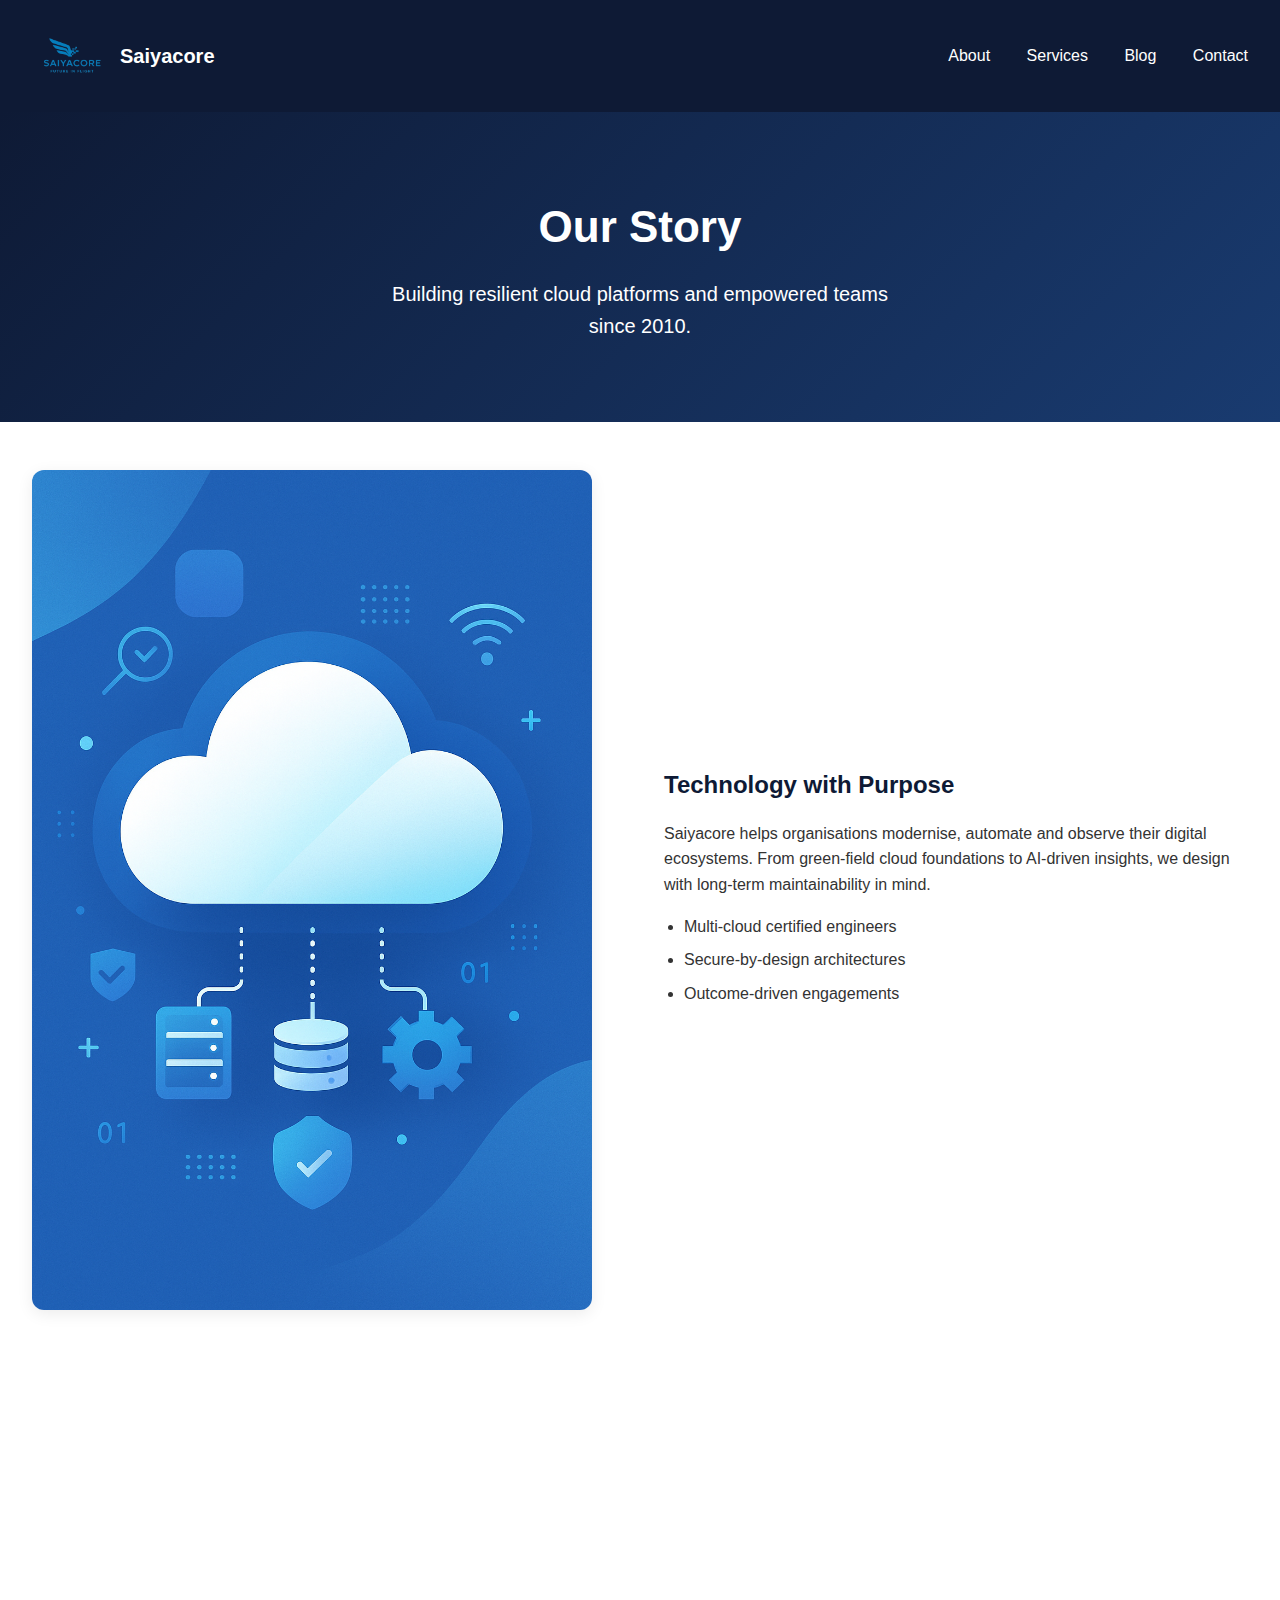
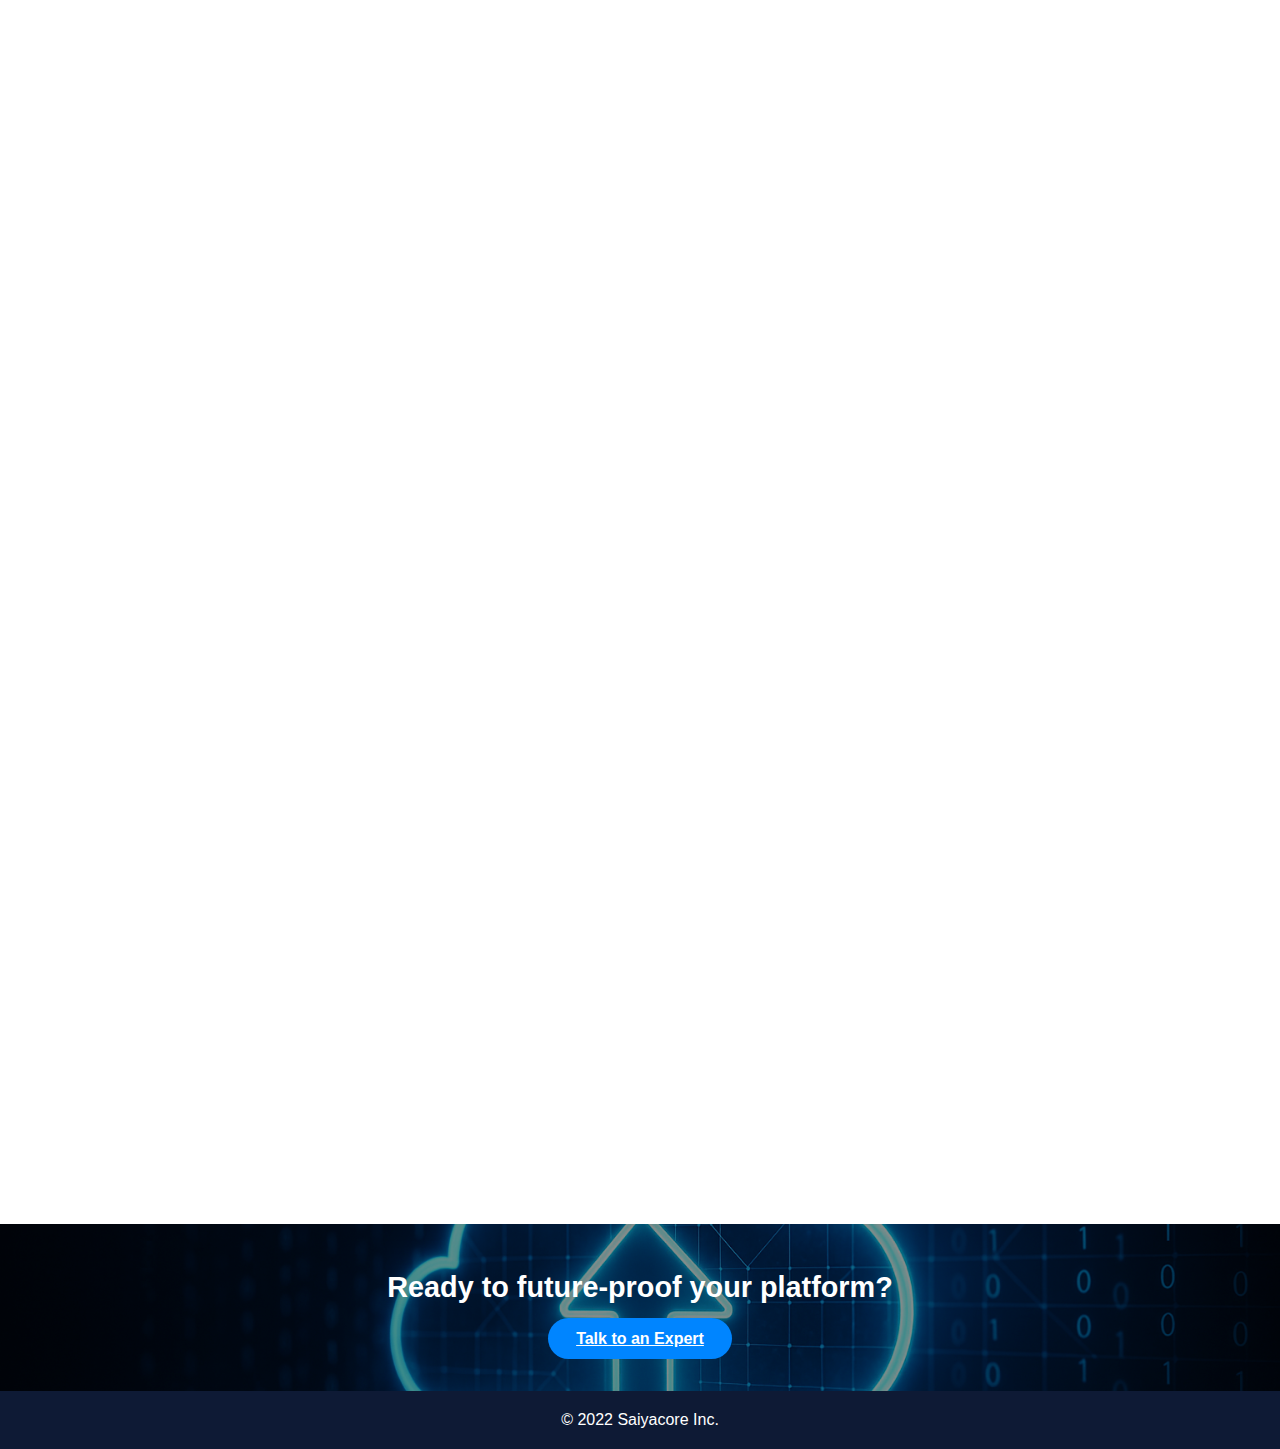
<file: about.html>
<!DOCTYPE html>
<html lang="en">
<head>
  <meta charset="UTF-8" />
  <meta name="viewport" content="width=device-width, initial-scale=1.0" />
  <title>About Us – Saiyacore</title>
  <link rel="stylesheet" href="style.css" />
</head>
<body>
  <header class="site-header"><a href="index.html" class="brand"><img src="logo.png" alt="Saiyacore" /><span>Saiyacore</span></a>
    <!-- ① Hamburger button -->
  <button class="menu-btn" aria-label="Open menu">
    <span></span><span></span><span></span>
  </button>

  <!-- ② Nav links (unchanged list) -->
  <nav class="main-nav">
    <a href="about.html">About</a>
    <a href="services.html">Services</a>
    <a href="blog.html">Blog</a>
    <a href="contact.html">Contact</a>
  </nav>
  </header>

  <section class="page-hero about-hero"><div class="hero-inner"><h1>Our Story</h1><p>Building resilient cloud platforms and empowered teams since 2010.</p></div></section>

  <section class="alt-block fade-up"><div class="alt-img"><img src="cloud.png" alt="Cloud transformation" loading="lazy" /></div><div class="alt-text"><h2>Technology with Purpose</h2><p>Saiyacore helps organisations modernise, automate and observe their digital ecosystems. From green‑field cloud foundations to AI‑driven insights, we design with long‑term maintainability in mind.</p><ul class="check-list"><li>Multi‑cloud certified engineers</li><li>Secure‑by‑design architectures</li><li>Outcome‑driven engagements</li></ul></div></section>

  <section class="alt-block reverse fade-up"><div class="alt-img"><img src="teamwork.png" alt="Collaborative team" loading="lazy" /></div><div class="alt-text"><h2>People at the Core</h2><p>Great outcomes require great relationships. We invest in our consultants’ growth and align their passions with your mission to create lasting value.</p><ul class="check-list"><li>92 % consultant retention</li><li>Continuous skilling programmes</li><li>Transparent communication</li></ul></div></section>

  <section class="values-section fade-up"><h2>Our Values</h2><div class="values-grid"><div class="value-card"><img src="integrity.png" alt="Integrity" /><h3>Integrity</h3><p>We act with honesty, responsibility and sustainability in every decision.</p></div><div class="value-card"><img src="automation.png" alt="Innovation" /><h3>Innovation</h3><p>Curiosity fuels our ability to deliver forward‑thinking solutions.</p></div><div class="value-card"><img src="cloud.png" alt="Excellence" /><h3>Excellence</h3><p>We set the bar high and hold ourselves accountable to measurable outcomes.</p></div></div></section>

  <section class="cta-strip alt"><h2>Ready to future‑proof your platform?</h2><a href="contact.html" class="btn-primary">Talk to an Expert</a></section>

  <footer class="site-footer"><p>&copy; 2022 Saiyacore Inc.</p></footer>
  <script src="scroll-anim.js" defer></script>
  <script>
  document.querySelector('.menu-btn').onclick = () =>
    document.querySelector('.main-nav').classList.toggle('open');
</script>
</body>
</html>
</file>
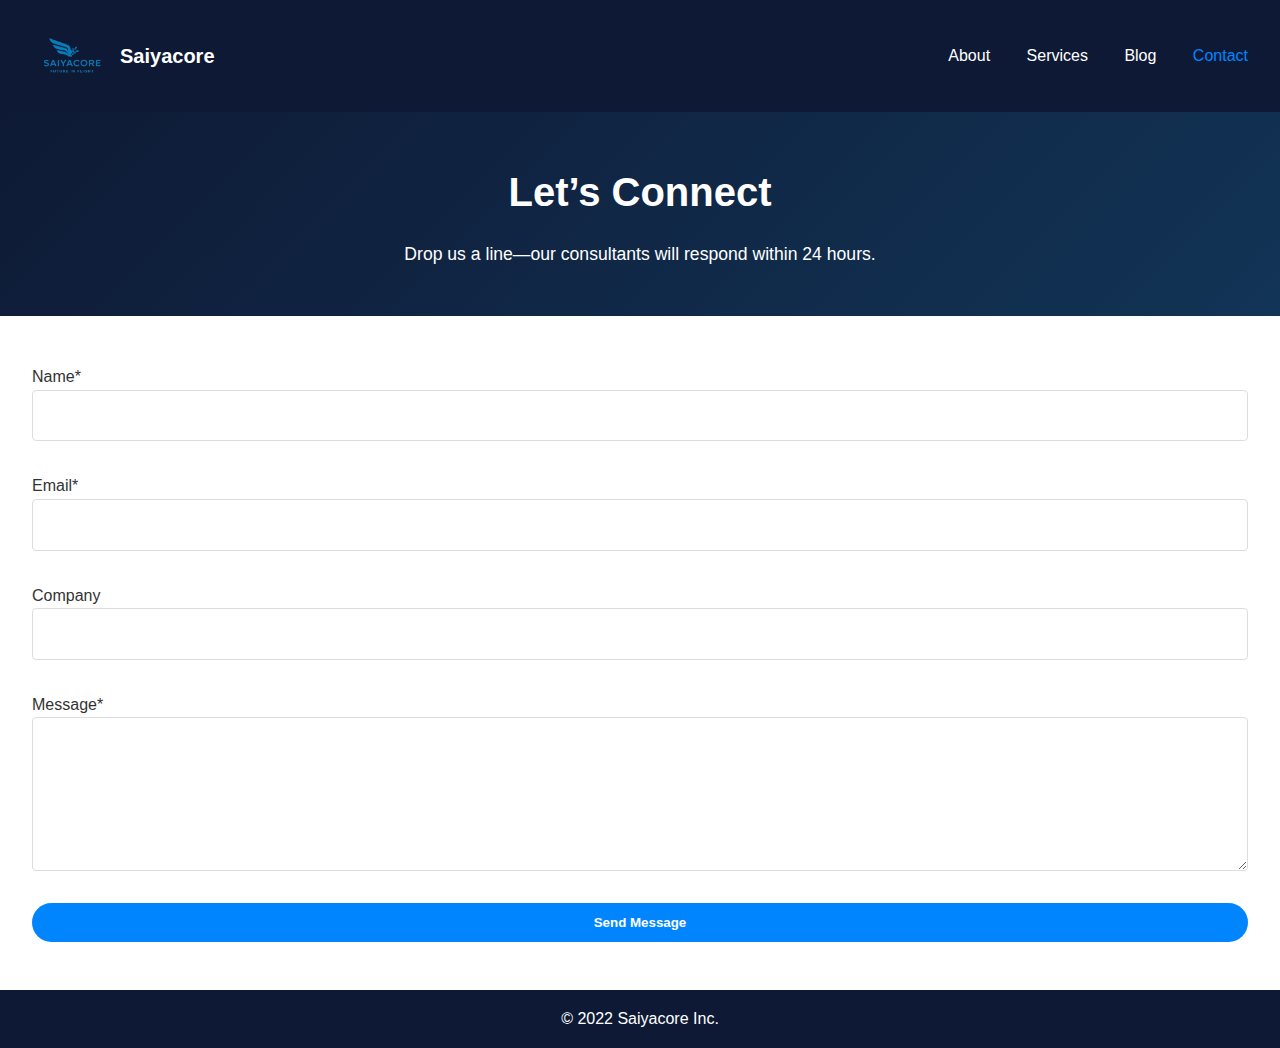
<file: contact.html>
<!DOCTYPE html>
<html lang="en">
<head>
  <meta charset="UTF-8" />
  <meta name="viewport" content="width=device-width, initial-scale=1.0" />
  <title>Contact – Saiyacore</title>
  <link rel="stylesheet" href="style.css" />
</head>
<body>
  <header class="site-header">
    <a href="index.html" class="brand"><img src="logo.png" alt="Saiyacore" /><span>Saiyacore</span></a>
    <nav class="main-nav">
      <a href="about.html">About</a>
      <a href="services.html">Services</a>
      <a href="blog.html">Blog</a>
      <a href="contact.html" class="active">Contact</a>
    </nav>
  </header>

  <section class="page-banner contact-banner">
    <h1>Let’s Connect</h1>
    <p>Drop us a line—our consultants will respond within 24 hours.</p>
  </section>

  <main class="container page-content fade-up">
    <form name="contact" method="POST" data-netlify="true" netlify-honeypot="bot-field" class="contact-form">
      <input type="hidden" name="form-name" value="contact" />
      <p class="hidden"><label>Don’t fill this out if you’re human: <input name="bot-field" /></label></p>

      <label>Name*
        <input type="text" name="name" required />
      </label>

      <label>Email*
        <input type="email" name="email" required />
      </label>

      <label>Company
        <input type="text" name="company" />
      </label>

      <label>Message*
        <textarea name="message" rows="5" required></textarea>
      </label>

      <button type="submit" class="btn-primary">Send Message</button>
    </form>
  </main>

  <footer class="site-footer">
    <p>&copy; 2022 Saiyacore Inc.</p>
  </footer>
  <script src="scroll-anim.js" defer></script>
</body>
</html>
</file>
<file: style.css>
:root {
  --navy: #0e1a35;
  --accent: #0085ff;
  --gray-bg: #f8f9fa;
  --space-xs: 0.5rem;
  --space-s: 1rem;
  --space-m: 2rem;
  --space-l: 3rem;
  --space-xl: 5rem;
}
*{box-sizing:border-box;margin:0;padding:0;}
body{font-family:'Inter',sans-serif;color:#333;background:white;line-height:1.6;}
img{max-width:100%;display:block;border-radius:4px;}

/* Header */
.site-header{background:var(--navy);color:#fff;padding:var(--space-s)var(--space-m);display:flex;justify-content:space-between;align-items:center;position:sticky;top:0;z-index:999;}
.brand{display:flex;align-items:center;gap:var(--space-xs);text-decoration:none;color:#fff;font-weight:600;font-size:1.25rem;}
.brand img{height:42px;}
.main-nav a{color:#fff;text-decoration:none;margin-left:var(--space-m);font-weight:500;transition:color .3s;}
.main-nav a:hover,.main-nav .active{color:var(--accent);}

/* ─── Mobile nav ------------------------------------------------ */
.menu-btn{
  display:none;           /* hidden on desktop */
  flex-direction:column;gap:4px;
  background:none;border:0;cursor:pointer;
}
.menu-btn span{
  width:24px;height:3px;background:#fff;border-radius:2px;
}

/* hide links by default on mobile */
@media (max-width:767px){
  .menu-btn{display:flex;}              /* show hamburger */
  .main-nav{
    position:absolute;right:0;top:100%;
    background:var(--navy);
    width:100%;display:none;flex-direction:column;
    text-align:center;padding:var(--space-s) 0;
  }
  .main-nav a{
    margin:var(--space-xs) 0;           /* vertical list */
  }
  /* when .open is added → show menu */
  .main-nav.open{display:flex;}
}
/* Hero */
.hero{min-height:60vh;display:flex;align-items:center;justify-content:center;background-size:cover;background-position:center;position:relative;text-align:center;}
.hero::after{content:"";position:absolute;inset:0;background:rgba(14,26,53,0.6);}
.hero-content{position:relative;z-index:1;color:#fff;padding:var(--space-l) var(--space-s);}
.hero-content h1{font-size:3rem;margin-bottom:var(--space-s);}
.hero-content p{font-size:1.25rem;margin-bottom:var(--space-m);}
.btn-primary{background:var(--accent);color:#fff;border:none;padding:0.75rem 1.75rem;border-radius:50px;font-weight:600;cursor:pointer;transition:background .3s;}
.btn-primary:hover{background:#006bd0;}
.btn-secondary{border:2px solid var(--accent);color:var(--accent);padding:0.75rem 1.75rem;border-radius:50px;font-weight:600;transition:all .3s;}
.btn-secondary:hover{background:var(--accent);color:#fff;}

/* Sections */
.container{padding:var(--space-l) var(--space-m);}
.highlights{text-align:center;}
.highlights h2{margin-bottom:var(--space-m);color:var(--navy);}
.grid-3{display:grid;grid-template-columns:1fr;gap:var(--space-m);}
@media(min-width:600px){.grid-3{grid-template-columns:repeat(3,1fr);} }
.card{background:var(--gray-bg);padding:var(--space-m);border-radius:8px;transition:transform .3s,box-shadow .3s;}
.card:hover{transform:translateY(-4px);box-shadow:0 10px 20px rgba(0,0,0,0.1);}
.highlight h3{color:var(--navy);margin:var(--space-s) 0;}

.cta-strip{background:var(--navy);color:#fff;text-align:center;padding:var(--space-m);}
.cta-strip h2{margin-bottom:var(--space-s);}

/* Service blocks */
.page-banner{padding:var(--space-l) var(--space-m);text-align:center;color:#fff;background:linear-gradient(135deg,var(--navy) 0%,#123456 100%);}
.page-banner h1{font-size:2.5rem;margin-bottom:var(--space-s);}
.page-banner p{font-size:1.1rem;}

.service-block{margin-bottom:var(--space-l);}
.service-block h2{color:var(--navy);margin-bottom:var(--space-xs);}
.tag-list{display:flex;flex-wrap:wrap;gap:var(--space-xs);}
.tag-list li{background:var(--accent);color:#fff;padding:0.25rem 0.75rem;border-radius:4px;font-size:0.875rem;}

.cta-panel{background:var(--accent);color:#fff;padding:var(--space-m);text-align:center;border-radius:8px;}
.cta-panel h2{margin-bottom:var(--space-s);}

/* Contact form */
.contact-form{display:grid;gap:var(--space-m);}
.contact-form label{display:flex;flex-direction:column;font-weight:500;}
.contact-form input,.contact-form textarea{padding:0.75rem;border:1px solid #ddd;border-radius:4px;font:inherit;}
.hidden{display:none;}

/* Footer*/
.site-footer{background:var(--navy);color:#fff;text-align:center;padding:var(--space-s);}

/* Fade-up animation */
.fade-up{opacity:0;transform:translateY(20px);transition:opacity .6s ease,transform .6s ease;}
.fade-up.visible{opacity:1;transform:none;}

/* Responsive tweaks */
@media(min-width:992px){
  .hero-content h1{font-size:4rem;}
  .grid-3{gap:var(--space-l);}
}
.brand img{height:80px;}
.page-hero{
  background:linear-gradient(135deg,var(--navy) 0%,#193b70 100%);
  color:#fff;text-align:center;
  padding:var(--space-xl) var(--space-m);   /* <-- height driver */
}
.hero-inner h1{font-size:2.75rem;margin-bottom:var(--space-s);}
.hero-inner p{font-size:1.25rem;max-width:600px;margin:0 auto;}
.alt-block{display:grid;gap:var(--space-l);align-items:center;padding:var(--space-l) var(--space-m);}
.alt-block.reverse{direction:rtl;}
.alt-block.reverse .alt-text{direction:ltr;}
.alt-img img{width:100%;max-width:560px;border-radius:12px;box-shadow:0 4px 16px rgba(0,0,0,.08);}
.alt-text h2{color:var(--navy);margin-bottom:var(--space-s);}
.alt-text p{margin-bottom:var(--space-s);}
.alt-text ul{margin-left:1.25rem;}
.alt-text li{list-style:disc;margin-bottom:var(--space-xs);}
@media(min-width:992px){
  .alt-block{grid-template-columns:1fr 1fr;}
  .alt-block.reverse{grid-template-columns:1fr 1fr;}
}
.values-section{background:var(--section-bg);text-align:center;padding:var(--space-xl) var(--space-m);}
.values-grid{display:grid;gap:var(--space-m);grid-template-columns:repeat(auto-fit,minmax(250px,1fr));max-width:1100px;margin:0 auto;}
.value-card{background:#fff;padding:var(--space-l);border-radius:12px;box-shadow:0 4px 12px rgba(0,0,0,.05);transition:transform .3s;}
.value-card:hover{transform:translateY(-4px);}
.value-card img{width:72px;margin:0 auto var(--space-s);}
.value-card h3{color:var(--navy);margin-bottom:var(--space-xs);}
.value-card p{font-size:.95rem;}
/* === CTA strip with background image === */
.cta-strip.alt{
  /* image then color fallback */
  background:
    linear-gradient(rgba(0,0,0,.45),rgba(0,0,0,.45)),       /* dark overlay */
    url('connect-bg.jpg') center/cover no-repeat;
  color:#fff;
  text-align:center;
  padding:2.5rem 1.5rem;
}
.cta-strip.alt h2{margin-bottom:1rem;font-size:1.8rem;}

/* === Split hero (text + image) ================================ */
.hero-split{
  display:flex;
  flex-direction:column;           /* stacks image below text everywhere   */
  align-items:center;              /* center horizontally                  */
  text-align:center;               /* center the text itself               */
  background:linear-gradient(135deg,var(--navy) 0%,#163c7c 90%);
  padding:var(--space-xl) var(--space-m);
  color:#fff;
}
.hero-split h1{font-size:3rem;margin-bottom:.5rem}
.hero-split p{font-size:1.2rem;margin-bottom:1.2rem}
.hero-split img{max-width:480px;width:100%}
@media(min-width:900px){
  .hero-split{flex-direction:row;justify-content:space-between;padding:var(--space-xl) var(--space-xl);}
  .hero-text{max-width:480px}
}

/* === Icon strip ============================================== */
.icon-strip{display:grid;gap:var(--space-m);grid-template-columns:repeat(auto-fit,minmax(220px,1fr));margin:var(--space-xl) 0}
.icon-card{background:#fff;border-radius:12px;padding:var(--space-m);box-shadow:0 4px 12px rgba(0,0,0,.05);text-align:center;transition:transform .3s}
.icon-card:hover{transform:translateY(-4px)}
.icon-card img{width:56px;margin-bottom:.8rem}

/* === Testimonial band ======================================== */
.testimonial-band{
  background:var(--section-bg);
  overflow:hidden;
  padding:2rem 0;
}
.testimonial-track{
  display:flex;gap:3rem;animation:scroll 28s linear infinite;
}
.testimonial-track blockquote{
  font-style:italic;color:#555;min-width:320px;
}
@keyframes scroll{
  to{transform:translateX(-50%)}
}

/* ─── Services hero video ─────────────────────────────────────────── */
/* ── Services hero band (video + text) ───────────────────────────── */
.services-hero{
  position:relative;
  width:100%;
  padding:15rem var(--space-m);   /* identical to .page-hero */
  overflow:hidden;
  margin-bottom:0.5rem;                     /* gap before first grid row */
  z-index:0;          /* everything below can overlap this safely */
}

/* video covers band completely on any aspect ratio */
.hero-video{
  position:absolute;inset:0;
  width:100%;height:100%;
  min-width:100%;min-height:100%; /* fills very wide screens */
  object-fit:cover;
  pointer-events:none;
}

.hero-video{position:absolute;inset:0;width:100%;height:100%;object-fit:cover;filter:brightness(.45);pointer-events:none;}
.hero-shade{position:absolute;inset:0;background:rgba(0,0,0,.45);z-index:1;}
.hero-overlay{position:absolute;inset:0;z-index:2;display:flex;flex-direction:column;justify-content:center;align-items:center;color:#fff;padding:0 1rem;}
.hero-overlay h1{font-size:3rem;margin:0 0 .75rem;}
.hero-overlay p{font-size:1.15rem;max-width:700px;}

.container.services-section{margin-top:3rem;}   /* single gap rule */


/* dark shade for readability */
.hero-shade{
  position:absolute;inset:0;
  background:rgba(0,0,0,.45);
  z-index:1;
}

/* headline + subtitle */
.hero-overlay{
  position:absolute;inset:0;z-index:2;
  display:flex;flex-direction:column;justify-content:center;align-items:center;
  color:#fff;text-align:center;padding:0 1rem;
}
.hero-overlay h1{font-size:3rem;margin:0 0 .75rem;}
.hero-overlay p{font-size:1.15rem;max-width:700px;}

.container.services-section{
  margin-top:1.5rem;   /* exactly matches .services-hero margin-bottom */
}

.services-section .alt-block:first-of-type{
  margin-top:3.5rem;   /* increase if you want a bigger gap */
}

/* ─── Blog teaser on Home page ───────────────────────────────────── */
.blog-preview{text-align:center;margin-top:var(--space-xl);}
.blog-preview h2{color:var(--navy);margin-bottom:var(--space-m);}
.blog-grid{
  display:grid;gap:var(--space-m);
  grid-template-columns:1fr;
  margin-bottom:var(--space-m);
}
@media(min-width:700px){
  .blog-grid{grid-template-columns:repeat(3,1fr);}
}
.blog-card{
  background:var(--gray-bg);padding:var(--space-m);border-radius:8px;
  text-align:left;box-shadow:0 4px 12px rgba(0,0,0,.05);
}
.blog-card h3{margin-bottom:.5rem;font-size:1.25rem;}
.blog-card a{color:var(--accent);text-decoration:none}
.blog-card a:hover{text-decoration:underline}
.blog-card p{font-size:.95rem;}
.more-posts{margin-top:var(--space-s);}

/* ─── Blog masonry grid ─────────────────────────────────────────── */
.wrapper{max-width:1200px;margin:0 auto;}

.blog-grid{
  display:grid;gap:var(--space-m);
  grid-template-columns:repeat(auto-fill,minmax(280px,1fr));
  padding:var(--space-l) 0;
}

.blog-tile{
  background:#fff;border-radius:12px;
  box-shadow:0 4px 14px rgba(0,0,0,.06);
  overflow:hidden;transition:transform .35s,box-shadow .35s;
}

.blog-tile:hover{
  transform:translateY(-6px);
  box-shadow:0 8px 20px rgba(0,0,0,.09);
}

.blog-tile img{
  width:100%;height:160px;object-fit:cover;
}

.tile-content{padding:var(--space-m);}

.tile-content h2{
  font-size:1.15rem;margin:.4rem 0;
  color:var(--navy);line-height:1.3;
}

.tile-content p{
  font-size:.95rem;color:#555;
}

.tag{
  display:inline-block;font-size:.75rem;font-weight:700;
  padding:.15rem .45rem;border-radius:3px;
  color:#fff;margin-bottom:.4rem;
}
.tag.aws{background:#FF9900;}
.tag.azure{background:#007FFF;}
.tag.observability{background:#6639b6;}
.tag.security{background:#DB4437;}
/* center-align Blog hero text */
.blog-hero{
  background:var(--navy);
  color:#fff;
  text-align:center;     /* ensure center */
  padding:4rem var(--space-m);
}

.blog-hero h1{
  font-size:2.75rem;
  margin-bottom:.5rem;
}
.blog-hero p{
  font-size:1.15rem;
}


@media (min-width: 900px){
  .hero-split{
    flex-direction:column !important;   /* stack text and image vertically */
    align-items:center !important;      /* center horizontally            */
    text-align:center !important;       /* center the text itself         */
  }
  .hero-text{max-width:none;}           /* let text block use full width  */
}

/* — hero video inside the blue band — */
.hero-split{                /* make the hero a positioning context */
  position:relative;
  width:100%;
  padding:15rem var(--space-m);   /* identical to .page-hero */
  overflow:hidden;
  margin-bottom:0.5rem;                     /* gap before first grid row */
  z-index:0;
}

.hero-bg-video{
  position:absolute;inset:0;
  width:100%;height:100%;
  min-width:100%;min-height:100%; /* fills very wide screens */
  object-fit:cover;
  pointer-events:none;
}

.hero-bg-video{position:absolute;inset:0;width:100%;height:100%;object-fit:cover;filter:brightness(.45);pointer-events:none;}
.hero-bg-shade{position:absolute;inset:0;background:rgba(0,0,0,.45);z-index:-1;}
.hero-text{position:absolute;inset:0;z-index:2;display:flex;flex-direction:column;justify-content:center;align-items:center;color:#fff;padding:0 1rem;}
.hero-text h1{font-size:3rem;margin:0 0 .75rem;}
.hero-text p{font-size:2rem;max-width:700px;}
</file>
